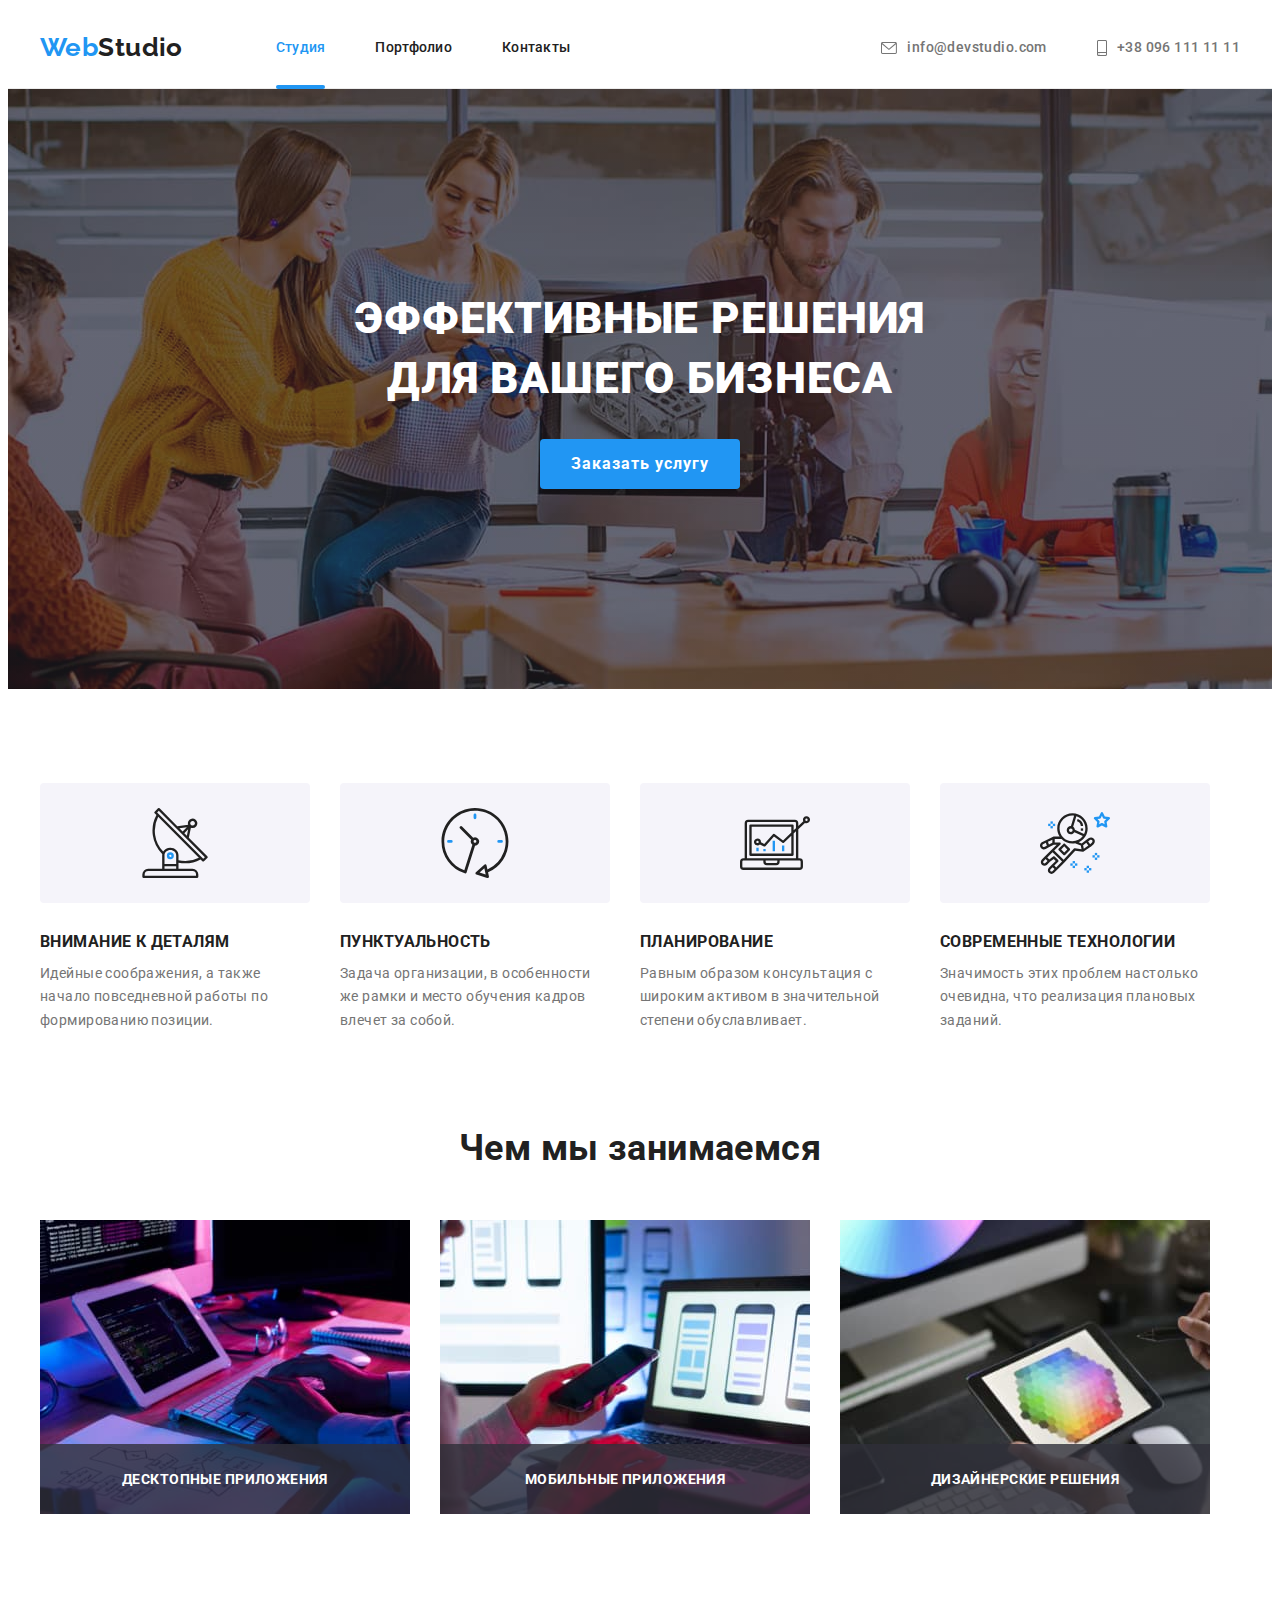
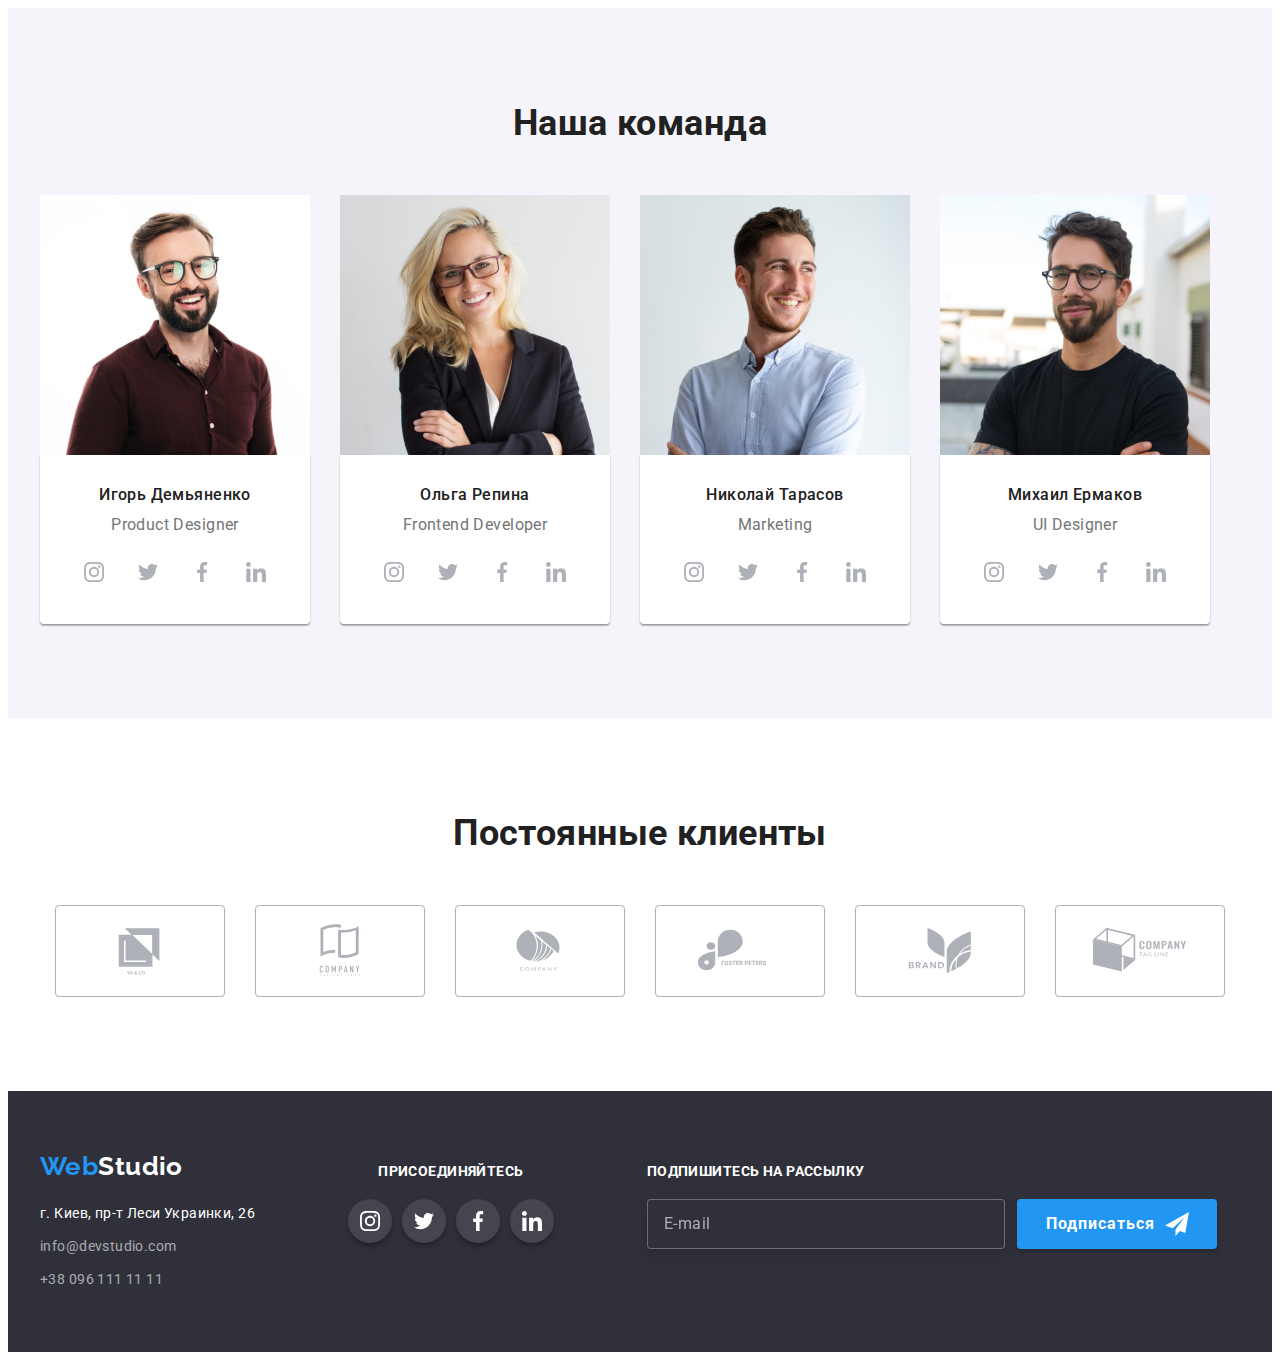
<file: index.html>
<!DOCTYPE html>
<html lang="ru">
  <head>
    <meta http-equiv="X-UA-Compatible" content="IE=edge" />
    <meta name="viewport" content="width=device-width, initial-scale=1.0" />
    <meta charset="utf-8" />
    <link
      rel="stylesheet"
      href="https://cdnjs.cloudflare.com/ajax/libs/modern-normalize/1.1.0/modern-normalize.min.css"
      integrity="sha512-wpPYUAdjBVSE4KJnH1VR1HeZfpl1ub8YT/NKx4PuQ5NmX2tKuGu6U/JRp5y+Y8XG2tV+wKQpNHVUX03MfMFn9Q=="
      crossorigin="anonymous"
      referrerpolicy="no-referrer"
    />
    <link rel="stylesheet" href="./css/main.min.css" />
    <link
      href="https://fonts.googleapis.com/css2?family=Raleway:wght@700&family=Roboto:wght@400;500;700;900&display=swap"
      rel="stylesheet"
    />
    <title>WebStudio</title>
  </head>
  <body>
    <header>
      <div class="container">
        <div class="header">
          <nav class="header__navi">
            <a class="logo" href="./index.html"
              >Web<span class="header__logo__text">Studio</span></a
            >
            <ul class="header__navi-list">
              <li class="heder__navi-item">
                <a class="header__navi-link header__navi-link--is-current" href="./index.html"
                  >Студия</a
                >
              </li>
              <li class="heder__navi-item">
                <a class="header__navi-link" href="./portfolio.html">Портфолио</a>
              </li>
              <li class="heder__navi-item"><a class="header__navi-link" href="">Контакты</a></li>
            </ul>
          </nav>
          <ul class="header__contact-list">
            <li class="header__contact-item">
              <a class="header__contact-link" href="mailto:info@devstudio.com"
                ><svg class="header__icon-contact" width="16px" height="12px">
                  <use href="./image/icons.svg#icon-envelope"></use>
                </svg>
                info@devstudio.com</a
              >
            </li>
            <li class="header__contact-item">
              <a class="header__contact-link" href="tel:+380961111111"
                ><svg class="header__icon-contact" width="10px" height="16px">
                  <use href="./image/icons.svg#icon-smartphone"></use>
                </svg>
                +38 096 111 11 11</a
              >
            </li>
          </ul>
        </div>
      </div>
    </header>
    <main>
      <section class="banner">
        <div class="container">
          <h1 class="banner__title">
            Эффективные решения<br />
            для вашего бизнеса
          </h1>
          <button data-modal-open class="btn banner__button" type="button">Заказать услугу</button>
        </div>
      </section>
      <section class="advantages section">
        <div class="container">
          <h2 class="visually-hidden">Наши преимущества</h2>
          <ul class="advantages__list">
            <li class="advantages__item">
              <div class="advantages__icon-backg">
                <svg class="advantages__icon" width="70" height="70">
                  <use href="./image/icons.svg#icon-antenna"></use>
                </svg>
              </div>
              <h3 class="advantages__title">Внимание к деталям</h3>
              <p class="advantages__text">
                Идейные соображения, а также начало повседневной работы по формированию позиции.
              </p>
            </li>
            <li class="advantages__item">
              <div class="advantages__icon-backg">
                <svg class="advantages__icon" width="70" height="70">
                  <use href="./image/icons.svg#icon-clock"></use>
                </svg>
              </div>
              <h3 class="advantages__title">Пунктуальность</h3>
              <p class="advantages__text">
                Задача организации, в особенности же рамки и место обучения кадров влечет за собой.
              </p>
            </li>
            <li class="advantages__item">
              <div class="advantages__icon-backg">
                <svg class="advantages__icon" width="70" height="70">
                  <use href="./image/icons.svg#icon-diagram"></use>
                </svg>
              </div>
              <h3 class="advantages__title">Планирование</h3>
              <p class="advantages__text">
                Равным образом консультация с широким активом в значительной степени обуславливает.
              </p>
            </li>
            <li class="advantages__item">
              <div class="advantages__icon-backg">
                <svg class="advantages__icon" width="70" height="70">
                  <use href="./image/icons.svg#icon-astronaut"></use>
                </svg>
              </div>
              <h3 class="advantages__title">Современные технологии</h3>
              <p class="advantages__text">
                Значимость этих проблем настолько очевидна, что реализация плановых заданий.
              </p>
            </li>
          </ul>
        </div>
      </section>
      <section class="projects">
        <div class="container">
          <h2 class="projects__title title">Чем мы занимаемся</h2>
          <ul class="projects__card-list">
            <li class="projects__card-item">
              <img src="./image/img.jpg" alt="человек пишет код" width="370" />
              <p class="projects__card-description">Десктопные приложения</p>
            </li>
            <li class="projects__card-item">
              <img src="./image/img-2.jpg" alt="телефон и ноутбук" width="370" />
              <p class="projects__card-description">Мобильные приложения</p>
            </li>
            <li class="projects__card-item">
              <img src="./image/img-3.jpg" alt="планшет" width="370" />
              <p class="projects__card-description">Дизайнерские решения</p>
            </li>
          </ul>
        </div>
      </section>
      <section class="team section">
        <div class="container">
          <h2 class="team__title title">Наша команда</h2>
          <ul class="team__card-list">
            <li class="team__card-item">
              <img src="./image/img-16.jpg" alt="Парень" width="270" />
              <div class="team__card-shadow">
                <h3 class="team__name">Игорь Демьяненко</h3>
                <p class="team__position">Product Designer</p>
                <ul class="social-list">
                  <li class="social-list__item">
                    <a class="social-list__link" href="">
                      <svg class="social-list__icon" width="20px" height="20px">
                        <use href="./image/icons.svg#icon-instagram"></use>
                      </svg>
                    </a>
                  </li>
                  <li class="social-list__item">
                    <a class="social-list__link" href=""
                      ><svg class="social-list__icon" width="20px" height="20px">
                        <use href="./image/icons.svg#icon-twitter"></use>
                      </svg>
                    </a>
                  </li>
                  <li class="social-list__item">
                    <a class="social-list__link" href=""
                      ><svg class="social-list__icon" width="20px" height="20px">
                        <use href="./image/icons.svg#icon-facebook"></use>
                      </svg>
                    </a>
                  </li>
                  <li class="social-list__item">
                    <a class="social-list__link" href=""
                      ><svg class="social-list__icon" width="20px" height="20px">
                        <use href="./image/icons.svg#icon-linkedin"></use>
                      </svg>
                    </a>
                  </li>
                </ul>
              </div>
            </li>
            <li class="team__card-item">
              <img src="./image/img-17.jpg" alt="Девушка" width="270" />
              <div class="team__card-shadow">
                <h3 class="team__name">Ольга Репина</h3>
                <p class="team__position">Frontend Developer</p>
                <ul class="social-list">
                  <li class="social-list__item">
                    <a class="social-list__link" href="">
                      <svg class="social-list__icon" width="20px" height="20px">
                        <use href="./image/icons.svg#icon-instagram"></use>
                      </svg>
                    </a>
                  </li>
                  <li class="social-list__item">
                    <a class="social-list__link" href=""
                      ><svg class="social-list__icon" width="20px" height="20px">
                        <use href="./image/icons.svg#icon-twitter"></use>
                      </svg>
                    </a>
                  </li>
                  <li class="social-list__item">
                    <a class="social-list__link" href=""
                      ><svg class="social-list__icon" width="20px" height="20px">
                        <use href="./image/icons.svg#icon-facebook"></use>
                      </svg>
                    </a>
                  </li>
                  <li class="social-list__item">
                    <a class="social-list__link" href=""
                      ><svg class="social-list__icon" width="20px" height="20px">
                        <use href="./image/icons.svg#icon-linkedin"></use>
                      </svg>
                    </a>
                  </li>
                </ul>
              </div>
            </li>
            <li class="team__card-item">
              <img src="./image/img-18.jpg" alt="Парень" width="270" />
              <div class="team__card-shadow">
                <h3 class="team__name">Николай Тарасов</h3>
                <p class="team__position">Marketing</p>
                <ul class="social-list">
                  <li class="social-list__item">
                    <a class="social-list__link" href="">
                      <svg class="social-list__icon" width="20px" height="20px">
                        <use href="./image/icons.svg#icon-instagram"></use>
                      </svg>
                    </a>
                  </li>
                  <li class="social-list__item">
                    <a class="social-list__link" href=""
                      ><svg class="social-list__icon" width="20px" height="20px">
                        <use href="./image/icons.svg#icon-twitter"></use>
                      </svg>
                    </a>
                  </li>
                  <li class="social-list__item">
                    <a class="social-list__link" href=""
                      ><svg class="social-list__icon" width="20px" height="20px">
                        <use href="./image/icons.svg#icon-facebook"></use>
                      </svg>
                    </a>
                  </li>
                  <li class="social-list__item">
                    <a class="social-list__link" href=""
                      ><svg class="social-list__icon" width="20px" height="20px">
                        <use href="./image/icons.svg#icon-linkedin"></use>
                      </svg>
                    </a>
                  </li>
                </ul>
              </div>
            </li>
            <li class="team__card-item">
              <img src="./image/img-19.jpg" alt="Парень" width="270" />
              <div class="team__card-shadow">
                <h3 class="team__name">Михаил Ермаков</h3>
                <p class="team__position">UI Designer</p>
                <ul class="social-list">
                  <li class="social-list__item">
                    <a class="social-list__link" href="">
                      <svg class="social-list__icon" width="20px" height="20px">
                        <use href="./image/icons.svg#icon-instagram"></use>
                      </svg>
                    </a>
                  </li>
                  <li class="social-list__item">
                    <a class="social-list__link" href=""
                      ><svg class="social-list__icon" width="20px" height="20px">
                        <use href="./image/icons.svg#icon-twitter"></use>
                      </svg>
                    </a>
                  </li>
                  <li class="social-list__item">
                    <a class="social-list__link" href=""
                      ><svg class="social-list__icon" width="20px" height="20px">
                        <use href="./image/icons.svg#icon-facebook"></use>
                      </svg>
                    </a>
                  </li>
                  <li class="social-list__item">
                    <a class="social-list__link" href=""
                      ><svg class="social-list__icon" width="20px" height="20px">
                        <use href="./image/icons.svg#icon-linkedin"></use>
                      </svg>
                    </a>
                  </li>
                </ul>
              </div>
            </li>
          </ul>
        </div>
      </section>
      <section class="client">
        <div class="container client__block">
          <h2 class="client__title title">Постоянные клиенты</h2>
          <ul class="client__list">
            <li class="client__item">
              <a href="" class="client__link">
                <svg class="client__logo" width="106" height="60">
                  <use href="./image/icons.svg#icon-Client-1"></use>
                </svg>
              </a>
            </li>
            <li class="client__item">
              <a href="" class="client__link">
                <svg class="client__logo" width="106" height="60">
                  <use href="./image/icons.svg#icon-Client-2"></use>
                </svg>
              </a>
            </li>
            <li class="client__item">
              <a href="" class="client__link">
                <svg class="client__logo" width="106" height="60">
                  <use href="./image/icons.svg#icon-Client-3"></use>
                </svg>
              </a>
            </li>
            <li class="client__item">
              <a href="" class="client__link">
                <svg class="client__logo" width="106" height="60">
                  <use href="./image/icons.svg#icon-Client-4"></use>
                </svg>
              </a>
            </li>
            <li class="client__item">
              <a href="" class="client__link">
                <svg class="client__logo" width="106" height="60">
                  <use href="./image/icons.svg#icon-Client-5"></use>
                </svg>
              </a>
            </li>
            <li class="client__item">
              <a href="" class="client__link">
                <svg class="client__logo" width="106" height="60">
                  <use href="./image/icons.svg#icon-Client-6"></use>
                </svg>
              </a>
            </li>
          </ul>
        </div>
      </section>
    </main>
    <footer>
      <div class="container footer">
        <div class="left-side-foot">
          <a class="footer__logo logo" href="./index.html"
            >Web<span class="footer__logo__text">Studio</span></a
          >
          <address>
            <ul class="footer__address-list">
              <li class="footer__address-item">
                <a class="footer__address-link" href="https://goo.gl/maps/dnFNhcDkdfYSK6Gh6"
                  >г. Киев, пр-т Леси Украинки, 26</a
                >
              </li>
              <li class="footer__address-item">
                <a class="footer__address-link cont" href="mailto:info@devstudio.com"
                  >info@devstudio.com</a
                >
              </li>
              <li class="footer__address-item">
                <a class="footer__address-link cont" href="tel:+380961111111">+38 096 111 11 11</a>
              </li>
            </ul>
          </address>
        </div>
        <div class="social">
          <h2 class="social__title">присоединяйтесь</h2>
          <ul class="social-list">
            <li class="social-list__item">
              <a class="social-list__link social-foot" href="">
                <svg class="social-list__icon" width="20px" height="20px">
                  <use href="./image/icons.svg#icon-instagram"></use>
                </svg>
              </a>
            </li>
            <li class="social-list__item">
              <a class="social-list__link social-foot" href=""
                ><svg class="social-list__icon" width="20px" height="20px">
                  <use href="./image/icons.svg#icon-twitter"></use>
                </svg>
              </a>
            </li>
            <li class="social-list__item">
              <a class="social-list__link social-foot" href=""
                ><svg class="social-list__icon" width="20px" height="20px">
                  <use href="./image/icons.svg#icon-facebook"></use>
                </svg>
              </a>
            </li>
            <li class="social-list__item">
              <a class="social-list__link social-foot" href=""
                ><svg class="social-list__icon" width="20px" height="20px">
                  <use href="./image/icons.svg#icon-linkedin"></use>
                </svg>
              </a>
            </li>
          </ul>
        </div>

        <form class="spam" name="email" autocomplete="on">
          <p class="spam__title">Подпишитесь на рассылку</p>
          <div class="spam__position">
            <input class="spam__input" type="email" id="E-mail" placeholder="E-mail" />
            <button class="btn btn-mail-foot" type="submit">
              Подписаться
              <svg class="btn__icon" width="24px" height="24px">
                <use xlink:href="./image/icons.svg#icon-icon-send"></use>
              </svg>
            </button>
          </div>
        </form>
      </div>
    </footer>

    <div data-modal class="backdrop is-hidden">
      <div class="modal">
        <form class="form-contact-us">
          <p class="modal__title">Оставьте свои данные, мы вам перезвоним</p>
          <div class="modal__list-contact">
            <div class="modal__list-item">
              <label for="name" class="modal__item-label">
                Имя
                <input class="modal__input-area input-height" type="text" name="name" id="name" />
                <svg width="18px" height="18px" class="modal__icon-form">
                  <use xlink:href="./image/icons.svg#icon-name"></use>
                </svg>
              </label>
            </div>

            <div class="modal__list-item">
              <label for="tel" class="modal__item-label"
                >Телефон
                <input class="modal__input-area input-height" type="tel" name="tel" id="tel" />
                <svg width="18px" height="18px" class="modal__icon-form">
                  <use xlink:href="./image/icons.svg#icon-tel"></use>
                </svg>
              </label>
            </div>

            <div class="modal__list-item">
              <label for="email" class="modal__item-label"
                >Почта
                <input
                  class="modal__input-area input-height"
                  type="email"
                  name="email"
                  id="email"
                />
                <svg width="18px" height="18px" class="modal__icon-form">
                  <use xlink:href="./image/icons.svg#icon-email"></use>
                </svg>
              </label>
            </div>
            <div class="modal__list-item">
              <label for="coment" class="modal__item-label"
                >Комментарий
                <textarea
                  class="modal__input-area"
                  rows="7"
                  name="comment"
                  placeholder="Введите текст"
                  id="coment"
                ></textarea>
              </label>
            </div>
          </div>
          <label class="modal__checkbox">
            <input class="modal__checkbox-agreement" type="checkbox" name="agreement-confirm" />
            <svg class="modal__icon-chek" width="16px" height="15px">
              <use href="./image/icons.svg#icon-check"></use>
            </svg>
            <span class="modal__checkbox-text">
              Соглашаюсь с рассылкой и принимаю
              <a class="agreement-link" href="">Условия договора</a>
            </span>
          </label>
          <button class="btn send-button" type="submit">Отправить</button>
        </form>
        <button data-modal-close class="modal__close-icon" type="button">
          <svg class="modal__icon-x" width="11px" height="11px">
            <use xlink:href="./image/icons.svg#icon-Vector-1"></use>
          </svg>
        </button>
      </div>
    </div>
    <script src="./js/modal.js"></script>
  </body>
</html>
</file>
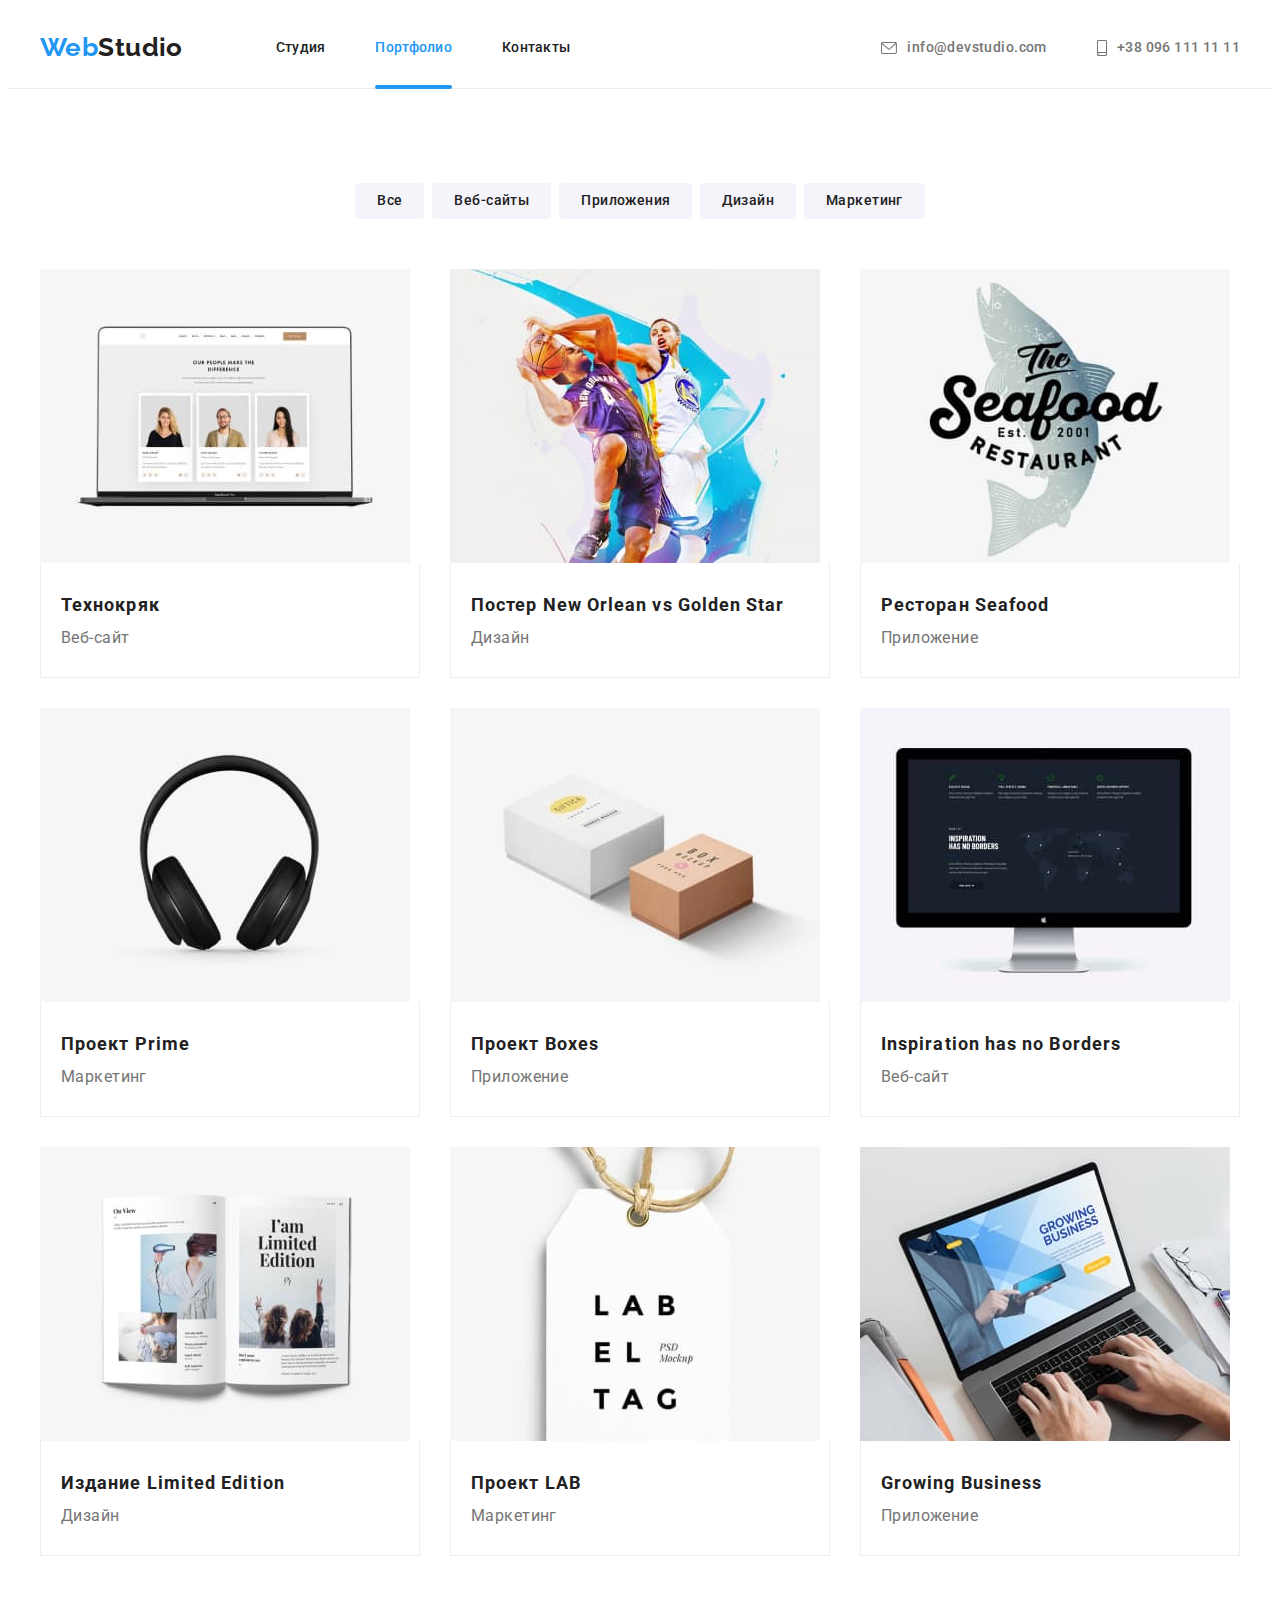
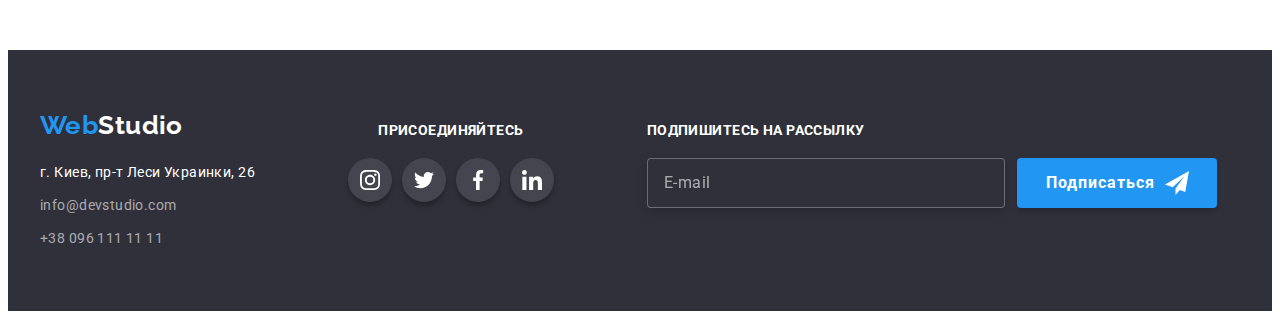
<file: portfolio.html>
<!DOCTYPE html>
<html lang="ru">
  <head>
    <meta http-equiv="X-UA-Compatible" content="IE=edge" />
    <meta name="viewport" content="width=device-width, initial-scale=1.0" />
    <meta charset="utf-8" />
    <title>WebStudio-Portfolio</title>
    <link
      rel="stylesheet"
      href="https://cdnjs.cloudflare.com/ajax/libs/modern-normalize/1.1.0/modern-normalize.min.css"
      integrity="sha512-wpPYUAdjBVSE4KJnH1VR1HeZfpl1ub8YT/NKx4PuQ5NmX2tKuGu6U/JRp5y+Y8XG2tV+wKQpNHVUX03MfMFn9Q=="
      crossorigin="anonymous"
      referrerpolicy="no-referrer"
    />
    <link rel="stylesheet" href="./css/main.min.css" />
    <link
      href="https://fonts.googleapis.com/css2?family=Raleway:wght@700&family=Roboto:wght@400;500;700;900&display=swap"
      rel="stylesheet"
    />
  </head>
  <body>
    <header>
      <div class="container">
        <div class="header">
          <nav class="header__navi">
            <a class="logo" href="./index.html"
              >Web<span class="header__logo__text">Studio</span></a
            >
            <ul class="header__navi-list">
              <li class="heder__navi-item">
                <a class="header__navi-link" href="./index.html">Студия</a>
              </li>
              <li class="heder__navi-item">
                <a class="header__navi-link header__navi-link--is-current" href="./portfolio.html"
                  >Портфолио</a
                >
              </li>
              <li class="heder__navi-item"><a class="header__navi-link" href="">Контакты</a></li>
            </ul>
          </nav>
          <ul class="header__contact-list">
            <li class="header__contact-item">
              <a class="header__contact-link" href="mailto:info@devstudio.com"
                ><svg class="header__icon-contact" width="16px" height="12px">
                  <use href="./image/icons.svg#icon-envelope"></use>
                </svg>
                info@devstudio.com</a
              >
            </li>
            <li class="header__contact-item">
              <a class="header__contact-link" href="tel:+380961111111"
                ><svg class="header__icon-contact" width="10px" height="16px">
                  <use href="./image/icons.svg#icon-smartphone"></use>
                </svg>
                +38 096 111 11 11</a
              >
            </li>
          </ul>
        </div>
      </div>
    </header>
    <main>
      <section class="section">
        <div class="container">
          <h1 class="visually-hidden">Нашы проэкты</h1>
          <ul class="butt__list">
            <li class="butt__item">
              <button class="butt__filter" type="button">Все</button>
            </li>
            <li class="butt__item">
              <button class="butt__filter" type="button">Веб-сайты</button>
            </li>
            <li class="butt__item">
              <button class="butt__filter" type="button">Приложения</button>
            </li>
            <li class="butt__item">
              <button class="butt__filter" type="button">Дизайн</button>
            </li>
            <li class="butt__item">
              <button class="butt__filter" type="button">Маркетинг</button>
            </li>
          </ul>
          <ul class="card-set__list">
            <li class="card-set__item">
              <a class="card-set__link" href="">
                <div class="card-set__text-translate">
                  <img src="./image/project-1.jpg" alt="Macbook" width="370" />
                  <p class="card-set__text">
                    Технокряк это современная площадка распространения коронавируса. Компании
                    используют эту платформу для цифрового шпионажа и атак на защищённые сервера
                    конкурентов.
                  </p>
                </div>
                <div class="card-set__border">
                  <h2 class="card-set__title">Технокряк</h2>
                  <p class="card-set__type">Веб-сайт</p>
                </div>
              </a>
            </li>
            <li class="card-set__item">
              <a class="card-set__link" href="">
                <div class="card-set__text-translate">
                  <img src="./image/project-2.jpg" alt="Люди играющие в баскетбол" width="370" />
                  <p class="card-set__text">
                    Технокряк это современная площадка распространения коронавируса. Компании
                    используют эту платформу для цифрового шпионажа и атак на защищённые сервера
                    конкурентов.
                  </p>
                </div>
                <div class="card-set__border">
                  <h2 class="card-set__title">Постер New Orlean vs Golden Star</h2>
                  <p class="card-set__type">Дизайн</p>
                </div>
              </a>
            </li>
            <li class="card-set__item">
              <a class="card-set__link" href="">
                <div class="card-set__text-translate">
                  <img src="./image/project-3.jpg" alt="Логотип ресторана рыба " width="370" />
                  <p class="card-set__text">
                    Технокряк это современная площадка распространения коронавируса. Компании
                    используют эту платформу для цифрового шпионажа и атак на защищённые сервера
                    конкурентов.
                  </p>
                </div>
                <div class="card-set__border">
                  <h2 class="card-set__title">Ресторан Seafood</h2>
                  <p class="card-set__type">Приложение</p>
                </div>
              </a>
            </li>
            <li class="card-set__item">
              <a class="card-set__link" href=""
                ><div class="card-set__text-translate">
                  <img src="./image/project-4.jpg" alt="Наушники" width="370" />
                  <p class="card-set__text">
                    Технокряк это современная площадка распространения коронавируса. Компании
                    используют эту платформу для цифрового шпионажа и атак на защищённые сервера
                    конкурентов.
                  </p>
                </div>
                <div class="card-set__border">
                  <h2 class="card-set__title">Проект Prime</h2>
                  <p class="card-set__type">Маркетинг</p>
                </div>
              </a>
            </li>
            <li class="card-set__item">
              <a class="card-set__link" href=""
                ><div class="card-set__text-translate">
                  <img src="./image/project-5.jpg" alt="Две коробочки" width="370" />
                  <p class="card-set__text">
                    Технокряк это современная площадка распространения коронавируса. Компании
                    используют эту платформу для цифрового шпионажа и атак на защищённые сервера
                    конкурентов.
                  </p>
                </div>
                <div class="card-set__border">
                  <h2 class="card-set__title">Проект Boxes</h2>
                  <p class="card-set__type">Приложение</p>
                </div>
              </a>
            </li>
            <li class="card-set__item">
              <a class="card-set__link" href=""
                ><div class="card-set__text-translate">
                  <img src="./image/project-6.jpg" alt="IMac" width="370" />
                  <p class="card-set__text">
                    Технокряк это современная площадка распространения коронавируса. Компании
                    используют эту платформу для цифрового шпионажа и атак на защищённые сервера
                    конкурентов.
                  </p>
                </div>
                <div class="card-set__border">
                  <h2 class="card-set__title">Inspiration has no Borders</h2>
                  <p class="card-set__type">Веб-сайт</p>
                </div>
              </a>
            </li>
            <li class="card-set__item">
              <a class="card-set__link" href=""
                ><div class="card-set__text-translate">
                  <img src="./image/project-7.jpg" alt="откритая книга" width="370" />
                  <p class="card-set__text">
                    Технокряк это современная площадка распространения коронавируса. Компании
                    используют эту платформу для цифрового шпионажа и атак на защищённые сервера
                    конкурентов.
                  </p>
                </div>
                <div class="card-set__border">
                  <h2 class="card-set__title">Издание Limited Edition</h2>
                  <p class="card-set__type">Дизайн</p>
                </div>
              </a>
            </li>
            <li class="card-set__item">
              <a class="card-set__link" href=""
                ><div class="card-set__text-translate">
                  <img src="./image/project-8.jpg" alt="Бумажный ярлык" width="370" />
                  <p class="card-set__text">
                    Технокряк это современная площадка распространения коронавируса. Компании
                    используют эту платформу для цифрового шпионажа и атак на защищённые сервера
                    конкурентов.
                  </p>
                </div>
                <div class="card-set__border">
                  <h2 class="card-set__title">Проект LAB</h2>
                  <p class="card-set__type">Маркетинг</p>
                </div>
              </a>
            </li>
            <li class="card-set__item">
              <a class="card-set__link" href=""
                ><div class="card-set__text-translate">
                  <img src="./image/project-9.jpg" alt="Macbook " width="370" />
                  <p class="card-set__text">
                    Технокряк это современная площадка распространения коронавируса. Компании
                    используют эту платформу для цифрового шпионажа и атак на защищённые сервера
                    конкурентов.
                  </p>
                </div>
                <div class="card-set__border">
                  <h2 class="card-set__title">Growing Business</h2>
                  <p class="card-set__type">Приложение</p>
                </div>
              </a>
            </li>
          </ul>
        </div>
      </section>
    </main>
    <footer>
      <div class="container footer">
        <div class="left-side-foot">
          <a class="footer__logo logo" href="./index.html"
            >Web<span class="footer__logo__text">Studio</span></a
          >
          <address>
            <ul class="footer__address-list">
              <li class="footer__address-item">
                <a class="footer__address-link" href="https://goo.gl/maps/dnFNhcDkdfYSK6Gh6"
                  >г. Киев, пр-т Леси Украинки, 26</a
                >
              </li>
              <li class="footer__address-item">
                <a class="footer__address-link cont" href="mailto:info@devstudio.com"
                  >info@devstudio.com</a
                >
              </li>
              <li class="footer__address-item">
                <a class="footer__address-link cont" href="tel:+380961111111">+38 096 111 11 11</a>
              </li>
            </ul>
          </address>
        </div>
        <div class="social">
          <h2 class="social__title">присоединяйтесь</h2>
          <ul class="social-list">
            <li class="social-list__item">
              <a class="social-list__link social-foot" href="">
                <svg class="social-list__icon" width="20px" height="20px">
                  <use href="./image/icons.svg#icon-instagram"></use>
                </svg>
              </a>
            </li>
            <li class="social-list__item">
              <a class="social-list__link social-foot" href=""
                ><svg class="social-list__icon" width="20px" height="20px">
                  <use href="./image/icons.svg#icon-twitter"></use>
                </svg>
              </a>
            </li>
            <li class="social-list__item">
              <a class="social-list__link social-foot" href=""
                ><svg class="social-list__icon" width="20px" height="20px">
                  <use href="./image/icons.svg#icon-facebook"></use>
                </svg>
              </a>
            </li>
            <li class="social-list__item">
              <a class="social-list__link social-foot" href=""
                ><svg class="social-list__icon" width="20px" height="20px">
                  <use href="./image/icons.svg#icon-linkedin"></use>
                </svg>
              </a>
            </li>
          </ul>
        </div>

        <form class="spam" name="email" autocomplete="on">
          <p class="spam__title">Подпишитесь на рассылку</p>
          <div class="spam__position">
            <input class="spam__input" type="email" id="E-mail" placeholder="E-mail" />
            <button class="btn btn-mail-foot" type="submit">
              Подписаться
              <svg class="btn__icon" width="24px" height="24px">
                <use xlink:href="./image/icons.svg#icon-icon-send"></use>
              </svg>
            </button>
          </div>
        </form>
      </div>
    </footer>
  </body>
</html>
</file>
<file: css/main.min.css>
.visually-hidden{position:absolute;white-space:nowrap;width:1px;height:1px;overflow:hidden;border:0;padding:0;clip:rect(0 0 0 0);clip-path:inset(50%);margin:-1px}:root{--background: #e5e5e5;--activecolor: #2196f3;--footercolor: #2f303a;--hedercolor: #fff;--textcolor: #757575;--headtext: #212121;--filterbutt: #f5f4fa;--cardside: 30px;--time-duration: 250ms;--cubik: cubic-bezier(0.4, 0, 0.2, 1)}body{background-color:var(--hedercolor);color:var(--textcolor);font-family:Roboto, sans-serif;font-weight:400;font-size:14px;line-height:1.7em;letter-spacing:0.03em}a{font-family:Roboto, sans-serif;text-decoration:none}h1,h2,h3,h4,h5,h6,p{margin:0px}ul{padding-left:0px;margin:0px;list-style:none}img{display:block;max-width:100%;height:auto}button{cursor:pointer}.container{width:1200px;margin:0 auto;padding:0 15px}.section{padding-top:94px;padding-bottom:94px}.btn{display:flex;align-items:center;justify-content:center;text-align:center;padding:10px 0;margin:0 auto;min-width:200px;border:0px;box-shadow:0px 4px 4px rgba(0,0,0,0.15);border-radius:4px;font-family:Roboto, sans-serif;font-style:normal;font-weight:bold;font-size:16px;line-height:calc(30 / 16);letter-spacing:0.06em;background-color:var(--activecolor);color:var(--hedercolor);transition:background-color var(--time-duration) var(--cubik)}.btn:hover,.btn:focus{background-color:#188ce8}.title{margin-bottom:50px;text-align:center;color:var(--headtext);font-weight:700;font-size:36px;line-height:1.2em;align-items:center}.logo{margin-right:93px;color:var(--activecolor);line-height:1.2em;font-size:26px;font-family:raleway;font-weight:700}header{padding-top:24px;padding-bottom:25px;border-bottom:1px solid #ececec}.header{display:flex;font-weight:500;margin:0 auto}.header__logo__text{color:var(--headtext)}.header__navi{display:flex}.header__navi-list,.header__contact-list{display:flex;align-items:center}.heder__navi-item{position:relative;margin-right:50px;color:var(--headtext);letter-spacing:0.02em;text-align:center}.heder__navi-item:last-child{margin-right:0}.header__navi-link{color:var(--headtext);letter-spacing:0.02em;padding:32px 0;transition:color var(--time-duration) var(--cubik)}.header__navi-link::after{content:'';display:block;position:absolute;bottom:-29.6px;left:0px;width:100%;height:4px;background:var(--activecolor);border-radius:2px;opacity:0;transition:opacity var(--time-duration) var(--cubik)}.header__navi-link:hover::after,.header__navi-link:focus::after{opacity:1}.header__navi-link:hover,.header__navi-link:focus{color:var(--activecolor)}.header__navi-link--is-current{color:var(--activecolor)}.header__navi-link--is-current::after{content:'';display:block;position:absolute;bottom:-29.6px;left:0px;width:100%;height:4px;background:var(--activecolor);border-radius:2px;opacity:1}.header__contact-list{margin-left:auto}.header__contact-item{margin-right:50px}.header__contact-item:last-child{margin-right:0}.header__contact-link{display:flex;align-items:center;justify-content:center;color:var(--textcolor);transition:color var(--time-duration) var(--cubik)}.header__contact-link:hover,.header__contact-link:focus{color:var(--activecolor)}.header__icon-contact{fill:currentColor;margin-right:10px}.banner{margin:0 auto;max-width:1600px;padding-top:200px;padding-bottom:200px;text-align:center;letter-spacing:0.06em;text-transform:uppercase;background-color:var(--footercolor);background-image:linear-gradient(rgba(47,48,58,0.4), rgba(47,48,58,0.4)),url(../image/Background.jpg);background-size:cover;background-position:center;background-repeat:no-repeat}.banner__title{margin-bottom:30px;margin-left:auto;margin-right:auto;color:var(--hedercolor);font-size:44px;line-height:1.36em;text-align:center;font-weight:900}.banner__button{margin:0 auto}.advantages__list{display:flex}.advantages__item{width:270px;margin-right:30px}.advantages__item:last-child{margin-right:0}.advantages__icon-backg{background-color:var(--filterbutt);border-radius:4px;display:flex;align-items:center;justify-content:center;margin-bottom:30px;height:120px}.advantages__title{margin-bottom:10px;color:var(--headtext);font-weight:700;line-height:1.14em;text-transform:uppercase}.projects{padding-bottom:94px}.projects__card-list{display:flex}.projects__card-item{position:relative;margin-right:30px;background-color:var(--hedercolor)}.projects__card-item:last-child{margin-right:0}.projects__card-description{position:absolute;bottom:0px;display:flex;align-items:center;justify-content:center;width:370px;height:70px;background-color:rgba(47,48,58,0.8);font-weight:700;font-size:14px;line-height:calc(16 / 14);text-align:center;text-transform:uppercase;color:#ffffff}.team{background-color:var(--filterbutt)}.team__card-list{display:flex}.team__card-item{margin-right:30px;background-color:var(--hedercolor)}.team__card-item:last-child{margin-right:0}.team__card-shadow{padding-top:30px;padding-bottom:30px;box-shadow:0px 1px 3px rgba(0,0,0,0.12),0px 1px 1px rgba(0,0,0,0.14),0px 2px 1px rgba(0,0,0,0.2);border-radius:0px 0px 4px 4px}.team__name{margin-bottom:10px;color:var(--headtext);font-weight:500;font-size:16px;line-height:1.2em;text-align:center}.team__position{font-size:16px;line-height:1.2em;text-align:center;margin-bottom:16px}.client__block{padding:94px 0}.client__list{display:flex;align-items:center;justify-content:center}.client__item+.client__item{margin-left:30px}.client__link{display:flex;align-items:center;justify-content:center;width:170px;height:92px;color:#afb1b8;border:1px solid #afb1b8;box-sizing:border-box;border-radius:4px;transition:border var(--time-duration) var(--cubik),color var(--time-duration) var(--cubik)}.client__link:hover,.client__link:focus{color:var(--activecolor);border:1px solid var(--activecolor)}.client__logo{fill:currentColor}.social-list{display:flex;justify-content:center}.social-list__item+.social-list__item{margin-left:10px}.social-list__link{display:flex;align-items:center;justify-content:center;width:44px;height:44px;background-color:var(--hedercolor);border-radius:50%;color:#afb1b8;transition:background-color var(--time-duration) var(--cubik),color var(--time-duration) var(--cubik)}.social-list__link:focus,.social-list__link:hover{background-color:var(--activecolor);color:#fff}.social-list__icon{fill:currentColor}.butt__list{margin-bottom:50px;display:flex;justify-content:center}.butt__item{margin-right:8px}.butt__item:last-child{margin-right:0}.butt__filter{transition:color var(--time-duration) var(--cubik),background-color var(--time-duration) var(--cubik),box-shadow var(--time-duration) var(--cubik);border-width:0px;padding:6px 22px;border-radius:4px;background-color:var(--filterbutt);color:var(--headtext);text-align:center;font-family:Roboto, sans-serif;font-style:normal;font-weight:500;font-size:14px;line-height:1.71;letter-spacing:0.03em}.butt__filter:hover,.butt__filter:focus{background-color:var(--activecolor);color:var(--hedercolor);box-shadow:0px 3px 1px rgba(0,0,0,0.1),0px 1px 2px rgba(0,0,0,0.08),0px 2px 2px rgba(0,0,0,0.12)}.card-set__list{margin-right:calc(-1 * var(--cardside));margin-bottom:calc(-1 * var(--cardside));display:flex;flex-wrap:wrap;padding:0}.card-set__item{position:relative;flex-basis:calc(100% / 3 - var(--cardside));margin-right:var(--cardside);margin-bottom:var(--cardside)}.card-set__link{display:block;transition:box-shadow var(--time-duration) var(--cubik)}.card-set__link:focus,.card-set__link:hover{box-shadow:0px 1px 1px rgba(0,0,0,0.12),0px 4px 4px rgba(0,0,0,0.06),1px 4px 6px rgba(0,0,0,0.16)}.card-set__border{padding:24px 20px;border-bottom:1px solid #eeeeee;border-left:1px solid #eeeeee;border-right:1px solid #eeeeee}.card-set__title{color:var(--headtext);font-weight:700;font-size:18px;line-height:2em;letter-spacing:0.06em}.card-set__type{color:var(--textcolor);font-size:16px;line-height:1.87em}.card-set__text{transform:translateY(100%);transition:opacity var(--time-duration) var(--cubik),transform var(--time-duration) var(--cubik);opacity:0;position:absolute;top:0px;left:0px;width:100%;height:100%;padding:63px 24px;font-size:18px;line-height:1.56;color:#ffffff;background-color:rgba(33,150,243,0.9)}.card-set__link:hover .card-set__text,.card-set__link:focus .card-set__text{opacity:1;transform:translateY(0px)}.card-set__text-translate{position:relative;overflow:hidden}footer{padding:60px 0px;background-color:var(--footercolor)}.footer{display:flex}.footer__logo{display:block;margin-bottom:20px}.footer__logo__text{color:var(--hedercolor)}.footer__address-item{margin-bottom:9px}.footer__address-item:last-child{margin-bottom:0}.footer__address-link{font-style:normal;color:var(--hedercolor);transition-property:color;transition-duration:var(--time-duration);transition-timing-function:cubic-bezier(0.4, 0, 0.2, 1)}.footer__address-link:hover,.footer__address-link:focus{color:var(--activecolor)}.cont{color:#ffffff99}.social{margin-left:72px;margin-top:12px}.social__title{text-align:center;font-style:normal;font-size:14px;line-height:calc(16 / 14);text-transform:uppercase;color:#ffffff;margin-bottom:20px}.social-foot{background-color:#44454e;color:#fff;border:0px solid #000000;box-shadow:0px 4px 4px rgba(0,0,0,0.25);transition-property:background-color;transition-duration:var(--time-duration);transition-timing-function:cubic-bezier(0.4, 0, 0.2, 1)}.spam{margin-top:12px;margin-left:93px;width:570px}.spam__title{margin-bottom:20px;font-weight:700;font-size:14px;line-height:calc(16 / 14);text-transform:uppercase;color:#ffffff}.spam__position{display:flex;align-items:center}.spam__input{transition:border var(--time-duration) var(--cubik),color var(--time-duration) var(--cubik);height:50px;width:358px;padding:15px 16px;border:1px solid rgba(255,255,255,0.3);box-sizing:border-box;filter:drop-shadow(0px 4px 4px rgba(0,0,0,0.15));border-radius:4px;font-family:Roboto;font-size:16px;line-height:1.25em;display:flex;align-items:center;letter-spacing:0.03em;color:var(--hedercolor);background-color:var(--footercolor)}.spam__input:focus,.spam__input:hover{outline:none;border:1px solid #2196f3}.spam__input::placeholder{font-family:Roboto;font-style:normal;font-weight:normal;font-size:16px;line-height:1.25em;display:flex;align-items:center;letter-spacing:0.03em;color:rgba(255,255,255,0.6)}.btn-mail-foot{padding:10px 28px 10px 29px;margin-left:12px;min-width:200px;height:50px}.btn__icon{margin-left:10px}.backdrop.is-hidden{visibility:hidden;opacity:0;pointer-events:none;transition:opacity var(--time-duration) var(--cubik)}.backdrop{visibility:visible;position:fixed;top:0px;left:0;width:100vw;height:100vh;background:rgba(0,0,0,0.2);opacity:1;transition:opacity var(--time-duration) var(--cubik),visibility var(--time-duration) var(--cubik)}.backdrop.is-hidden .modal{transform:translate(-50%, -50%) scale(0.8)}.modal{position:absolute;top:50%;left:50%;transform:translate(-50%, -50%) scale(1);transition:transform var(--time-duration) var(--cubik);width:528px;height:581px;padding:40px;background-color:var(--hedercolor);box-shadow:0px 1px 3px rgba(0,0,0,0.12),0px 1px 1px rgba(0,0,0,0.14),0px 2px 1px rgba(0,0,0,0.2);border-radius:4px}.modal__close-icon{transition:fill var(--time-duration) var(--cubik);position:absolute;top:8px;right:8px;display:flex;align-items:center;justify-content:center;width:30px;height:30px;fill:#000;border-radius:50%;background-color:var(--hedercolor);border:1px solid rgba(0,0,0,0.1)}.modal__close-icon:focus,.modal__close-icon:hover{fill:var(--activecolor)}.modal__title{margin-bottom:12px;font-size:20px;line-height:calc(23 / 20);text-align:center;color:var(--headtext);font-weight:700;letter-spacing:0.03em}.modal__list-contact{margin-bottom:20px}.modal__list-item+.modal__list-item{margin-top:10px}.modal__item-label{position:relative;display:flex;flex-direction:column;font-size:12px;line-height:calc(14 / 12);letter-spacing:0.01em;color:var(--textcolor)}.modal__input-area{transition:border var(--time-duration) var(--cubik),color var(--time-duration) var(--cubik);margin-top:4px;padding:12px 16px;border:1px solid rgba(33,33,33,0.2);box-sizing:border-box;border-radius:4px;resize:none}.modal__input-area:hover,.modal__input-area:focus{outline:none;border:1px solid var(--activecolor)}.modal__input-area::placeholder{font-family:Roboto, sans-serif;font-weight:normal;font-size:12px;line-height:calc(14 / 12);letter-spacing:0.01em;color:rgba(117,117,117,0.5)}.input-height{height:40px;padding:12px 12px 12px 42px}.modal__icon-form{position:absolute;top:50%;left:12px;transform:translate(-50% -50%);width:18px;height:18px;fill:#212121}.modal__input-area:hover+.modal__icon-form,.modal__input-area:focus+.modal__icon-form{fill:#2196f3}.modal__checkbox{display:flex;align-items:center;justify-content:center}.modal__checkbox-agreement{position:absolute;white-space:nowrap;width:1px;height:1px;overflow:hidden;border:0;padding:0;clip:rect(0 0 0 0);clip-path:inset(50%);margin:-1px}.modal__icon-chek{border-radius:2px;border:2px solid #212121;background-color:#fff;transition:border-color var(--time-duration) var(--cubik),background-color var(--time-duration) var(--cubik)}.modal__checkbox-agreement:focus+.modal__icon-chek{border:2px solid #2196f3}.modal__checkbox-agreement:checked+.modal__icon-chek{background-color:#2196f3;border-color:transparent}.modal__checkbox-text{margin-left:7px}.agreement-link{color:var(--activecolor);text-decoration:underline;transition:color var(--time-duration) var(--cubik)}.agreement-link:focus,.agreement-link:hover{color:#157bcf}.send-button{margin-top:30px}
/*# sourceMappingURL=main.min.css.map */
</file>
